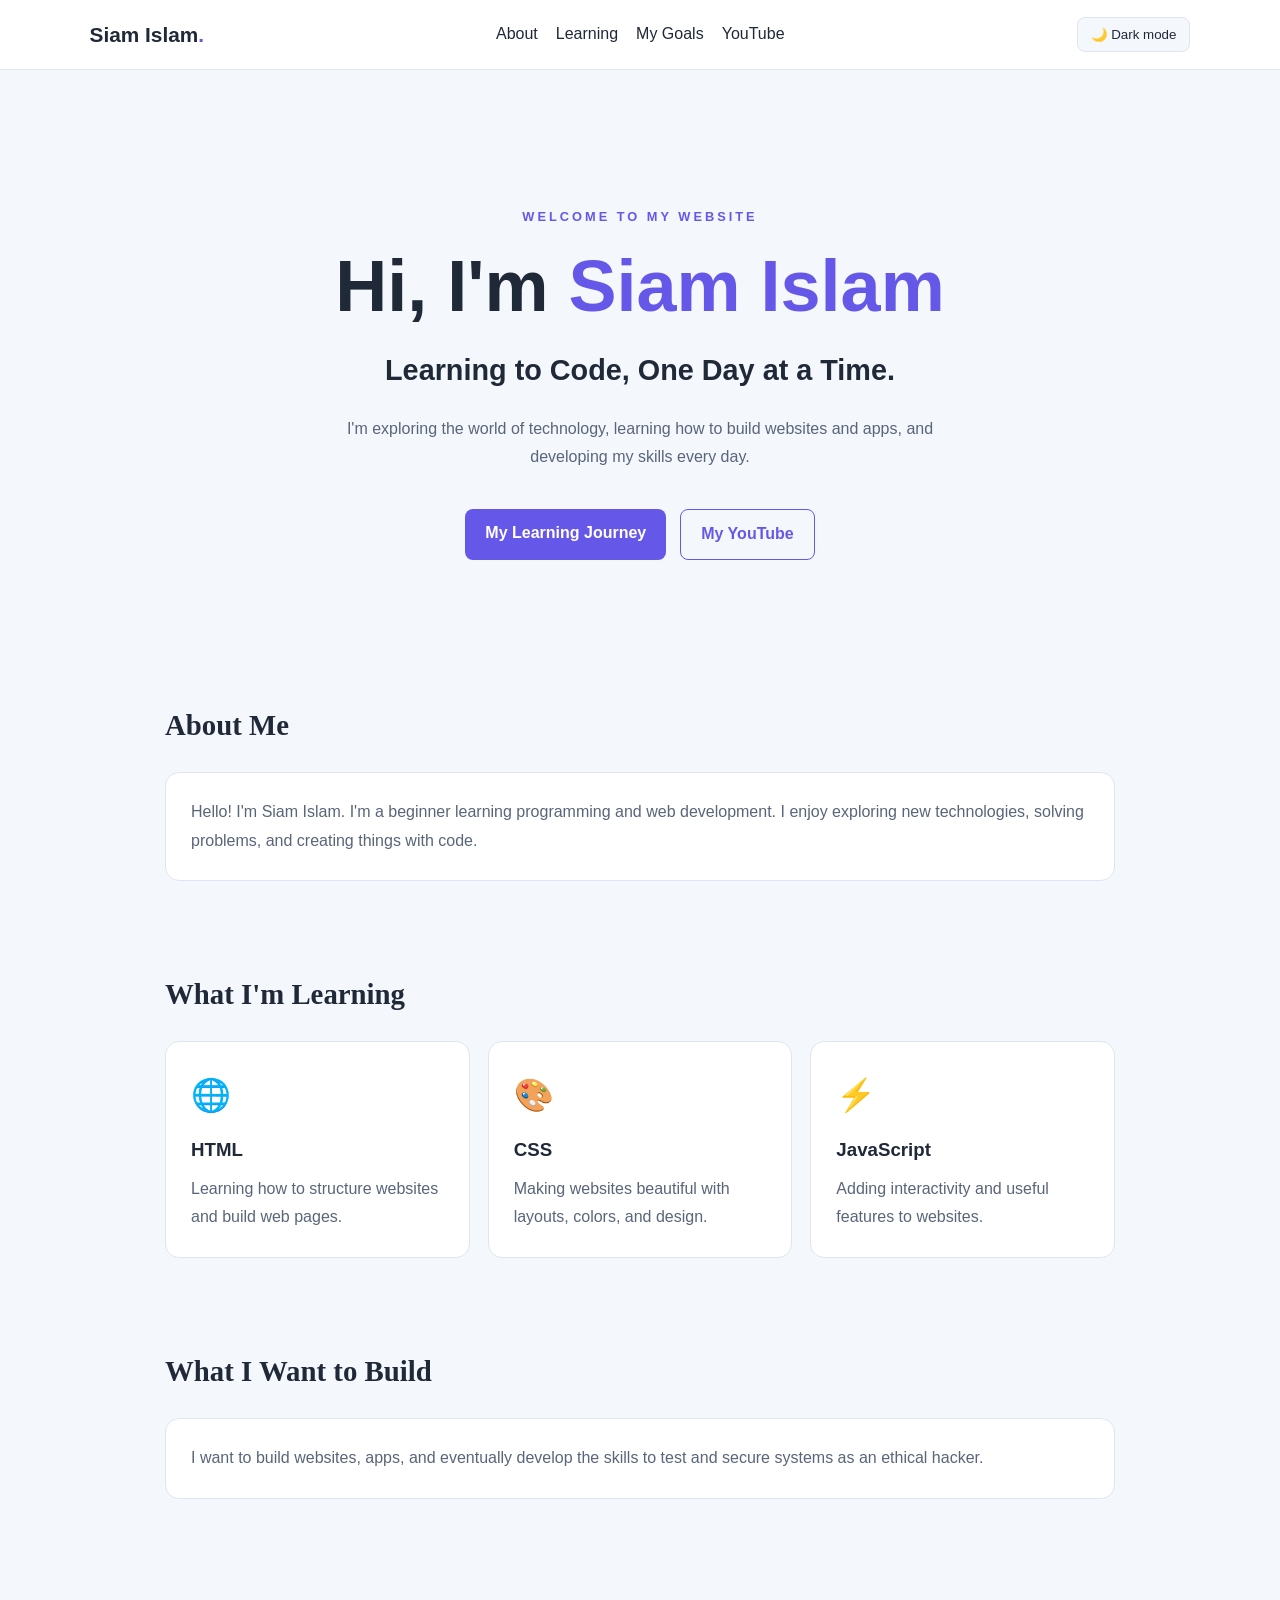
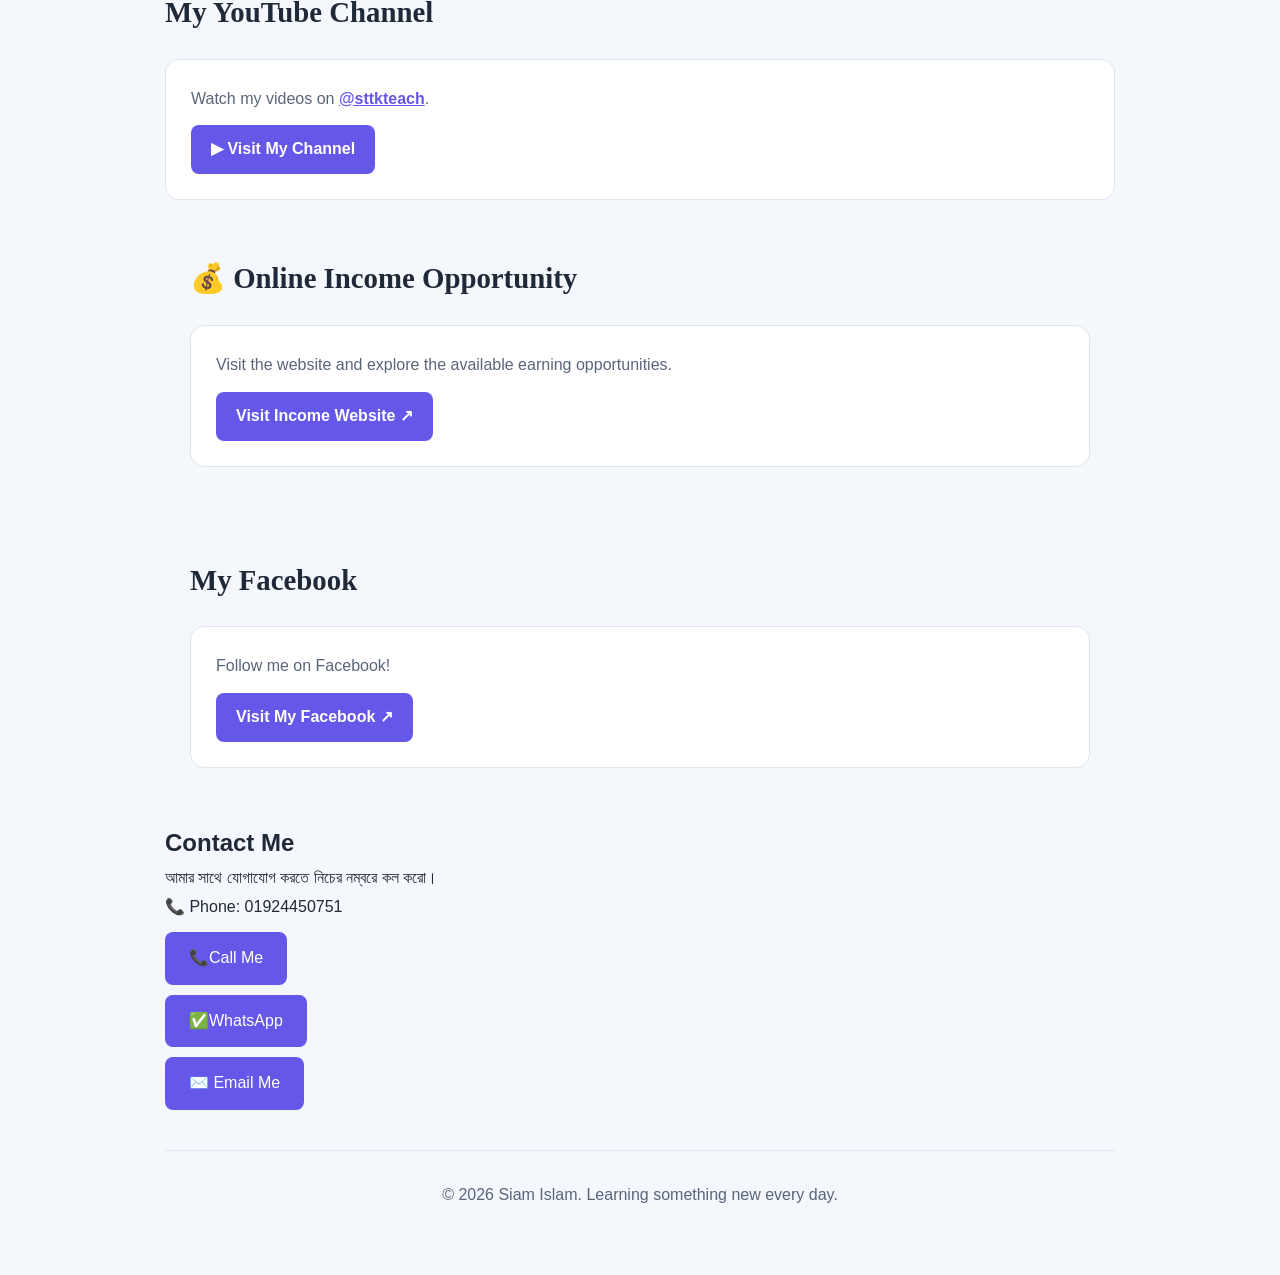
<file: index.html>
<!DOCTYPE html>
<html lang="en">

<head>
  <meta charset="UTF-8">
  <meta name="viewport" content="width=device-width, initial-scale=1.0">
  <meta name="description" content="Siam Islam's personal coding journey and projects.">
  <title>Siam Islam | Learning to Code</title>
  <link rel="stylesheet" href="styles.css">
  <script src="script.js" defer></script>
</head>
<body>
   <header class="navbar">
    <a href="#home" class="logo">Siam Islam<span>.</span></a>
    <nav>
      <a href="#about">About</a>
      <a href="#learning">Learning</a>
      <a href="#goals">My Goals</a>
      <a href="#youtube">YouTube</a>
      
    </nav>
    <button id="themeToggle" aria-label="Switch to light mode">
      ☀️ Light mode
    </button>
  </header>

  <main>
    <section id="home" class="hero">
      <p class="tag">WELCOME TO MY WEBSITE</p>
      <h1>Hi, I'm <span>Siam Islam</span></h1>
      <h2>Learning to Code, One Day at a Time.</h2>
      <p>
        I'm exploring the world of technology, learning how to build
        websites and apps, and developing my skills every day.
      </p>
      <div class="hero-buttons">
        <a class="button primary" href="#learning">My Learning Journey</a>
        <a class="button secondary" href="#youtube">My YouTube</a>
      </div>
    </section>

    <section id="about" class="section">
      <h2>About Me</h2>
      <div class="card">
        <p>
          Hello! I'm Siam Islam. I'm a beginner learning programming
          and web development. I enjoy exploring new technologies,
          solving problems, and creating things with code.
        </p>
      </div>
    </section>

    <section id="learning" class="section">
      <h2>What I'm Learning</h2>
      <div class="cards">
        <article class="card">
          <div class="emoji">🌐</div>
          <h3>HTML</h3>
          <p>Learning how to structure websites and build web pages.</p>
        </article>
        <article class="card">
          <div class="emoji">🎨</div>
          <h3>CSS</h3>
          <p>Making websites beautiful with layouts, colors, and design.</p>
        </article>
        <article class="card">
          <div class="emoji">⚡</div>
          <h3>JavaScript</h3>
          <p>Adding interactivity and useful features to websites.</p>
        </article>
      </div>
    </section>

    <section id="goals" class="section">
      <h2>What I Want to Build</h2>
      <div class="card">
        <p>
          I want to build websites, apps, and eventually develop
          the skills to test and secure systems as an ethical hacker.
        </p>
      </div>
    </section>

    <section id="youtube" class="section">
      <h2>My YouTube Channel</h2>
      <div class="card">
        <p>
          Watch my videos on
          <a href="https://www.youtube.com/@sttkteach"
             target="_blank"
             rel="noopener noreferrer">@sttkteach</a>.
        </p>
        <a class="button primary"
           href="https://www.youtube.com/@sttkteach"
           target="_blank"
           rel="noopener noreferrer">
          ▶ Visit My Channel
        </a>
      </div><p> 
<section id="income-site" class="section">
  <h2>💰 Online Income Opportunity</h2>

  <div class="card">
    <p>
      Visit the website and explore the available
      earning opportunities.
    </p>

    <a
      href="https://worker.a8payvip.com/invite?referrerId=boqar"
      target="_blank"
      rel="noopener noreferrer"
      class="button primary"
    >
      Visit Income Website ↗
    </a>
  </div>
</section>
</p>
<p>
<section id="facebook" class="section">
  <h2> My Facebook </h2>

  <div class="card">
    <p>Follow me on Facebook!</p>

    <a 
      href="https://www.facebook.com/md.siamxs25"
      target="_blank"
      rel="noopener noreferrer"
      class="button primary"
    >
      Visit My Facebook ↗
    </a>
  </div>
</section>
<section id="contact">
  <h2>Contact Me</h2>
  <p>আমার সাথে যোগাযোগ করতে নিচের নম্বরে কল করো।</p>

  <p>📞 Phone: 01924450751</p>

  <a href="tel:+8801924450751" class="contact-btn">
    📞Call Me
  </a>
</section>
</p> <p>
<a href="https://wa.me/8801924450751"
   class="contact-btn"
   target="_blank">
  ✅WhatsApp
</a>
</p> <p>
<a href="mailto:YOUR_EMAIL@gmail.com" class="contact-btn">
  ✉️ Email Me
</a>
</p>
  <footer>
    <p>© <span id="year">2026</span> Siam Islam. Learning something new every day.</p>
  </footer>
    </section>
  </main>

</body>
</html>
</file>
<file: styles.css>
:root {
  --bg: #f4f7fb;
  --surface: #ffffff;
  --text: #202938;
  --muted: #596579;
  --accent: #6558e8;
  --border: #dfe5ef;
}

[data-theme="dark"] {
  --bg: #111827;
  --surface: #1f2937;
  --text: #f3f4f6;
  --muted: #cbd5e1;
  --accent: #a5b4fc;
  --border: #374151;
}

* {
  box-sizing: border-box;
  margin: 0;
  padding: 0;
}

html {
  scroll-behavior: smooth;
  scroll-padding-top: 90px;
}

body {
  font-family: Arial, Helvetica, sans-serif;
  background: var(--bg);
  color: var(--text);
  line-height: 1.8;
  transition: background 0.3s, color 0.3s;
}

a {
  color: var(--accent);
}

.navbar {
  position: sticky;
  top: 0;
  z-index: 10;
  display: flex;
  justify-content: space-between;
  align-items: center;
  gap: 20px;
  padding: 16px 7%;
  background: var(--surface);
  border-bottom: 1px solid var(--border);
}

.logo {
  font-size: 1.3rem;
  font-weight: bold;
  text-decoration: none;
  color: var(--text);
  white-space: nowrap;
}

.logo span,
.hero h1 span {
  color: var(--accent);
}

nav {
  display: flex;
  flex-wrap: wrap;
  gap: 18px;
}

nav a {
  color: var(--text);
  text-decoration: none;
}

nav a:hover {
  color: var(--accent);
}

#themeToggle {
  padding: 9px 13px;
  border: 1px solid var(--border);
  border-radius: 8px;
  background: var(--bg);
  color: var(--text);
  cursor: pointer;
  white-space: nowrap;
}

.hero {
  max-width: 1000px;
  margin: 50px auto 20px;
  padding: 85px 30px;
  text-align: center;
}

.tag {
  color: var(--accent);
  font-weight: bold;
  letter-spacing: 3px;
  font-size: 0.8rem;
}

.hero h1 {
  font-size: clamp(2.5rem, 6vw, 4.5rem);
  line-height: 1.2;
  margin: 15px 0;
}

.hero h2 {
  font-size: clamp(1.2rem, 3vw, 1.8rem);
  margin-bottom: 18px;
}

.hero > p:not(.tag) {
  max-width: 650px;
  margin: 0 auto 25px;
  color: var(--muted);
}

.hero-buttons {
  display: flex;
  flex-wrap: wrap;
  justify-content: center;
  gap: 14px;
}

.button {
  display: inline-block;
  padding: 10px 20px;
  border-radius: 8px;
  text-decoration: none;
  font-weight: bold;
  margin-top: 12px;
}

.primary {
  background: var(--accent);
  color: white;
}

.secondary {
  border: 1px solid var(--accent);
  color: var(--accent);
}

.section {
  max-width: 1000px;
  margin: 0 auto;
  padding: 35px 25px;
}

.section > h2 {
  font-family: Georgia, serif;
  font-size: 1.8rem;
  margin-bottom: 20px;
}

.card {
  padding: 25px;
  background: var(--surface);
  border: 1px solid var(--border);
  border-radius: 14px;
  margin-bottom: 18px;
}

.card p {
  color: var(--muted);
}

.cards {
  display: grid;
  grid-template-columns: repeat(3, minmax(0, 1fr));
  gap: 18px;
}

.emoji {
  font-size: 2rem;
  margin-bottom: 8px;
}

.card h3 {
  margin-bottom: 8px;
}

.card a:not(.button) {
  font-weight: bold;
}

footer {
  margin-top: 40px;
  padding: 30px 20px;
  border-top: 1px solid var(--border);
  text-align: center;
  color: var(--muted);
}

@media (max-width: 700px) {
  .navbar {
    flex-wrap: wrap;
    padding: 14px 5%;
  }

  nav {
    order: 3;
    width: 100%;
    gap: 12px;
    font-size: 0.9rem;
  }

  .cards {
    grid-template-columns: 1fr;
  }

  .hero {
    padding: 55px 22px;
  }
}

.contact-btn {
  display: inline-block;
  background: #6558e8;
  color: white;
  padding: 12px 24px;
  border-radius: 8px;
  text-decoration: none;
  margin-top: 10px;
}

.contact-btn:hover {
  background: #4838c9;
}
</file>
